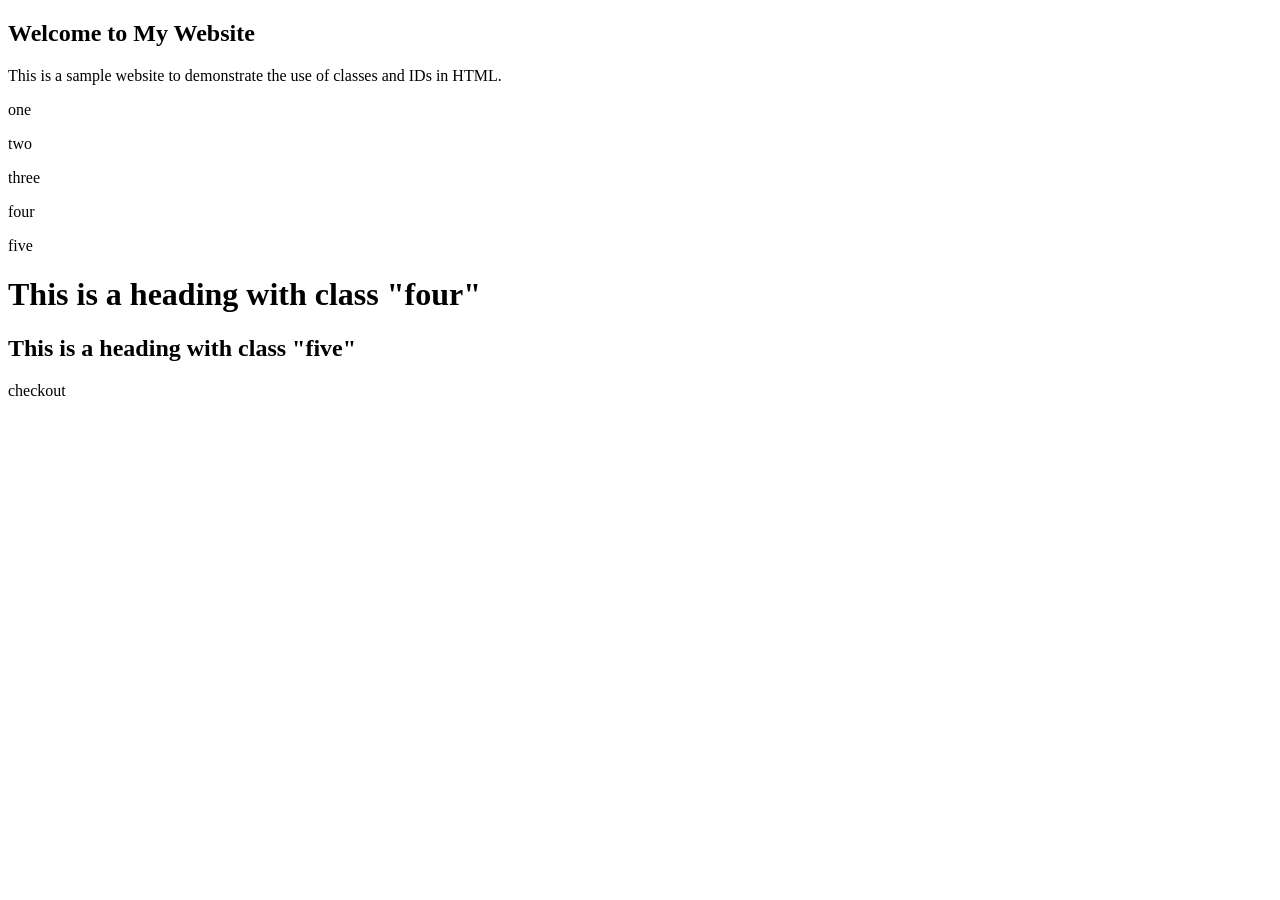
<file: benny/index.html>
<!DOCTYPE html>
<html>
<head>
    <link rel="stylesheet" href="box.css">
</head>
<body>
<main> 

  <section class="content">
    <h1>Welcome to My Website</h1>

    <p>This is a sample website to demonstrate the use of classes and IDs in HTML.</p>


  </section>

<p class="highlight">one</p>
<p class="dan">two</p>
<p class="ben">three</p>
<p class="four">four</p>
<p class="five">five</p>

  <h1 `="four">This is a heading with class "four"</h1>

  <h2 class="four">This is a heading with class "five"</h2>

<div id= "checkout">checkout</div>

</main>







</body>
</html>
</file>
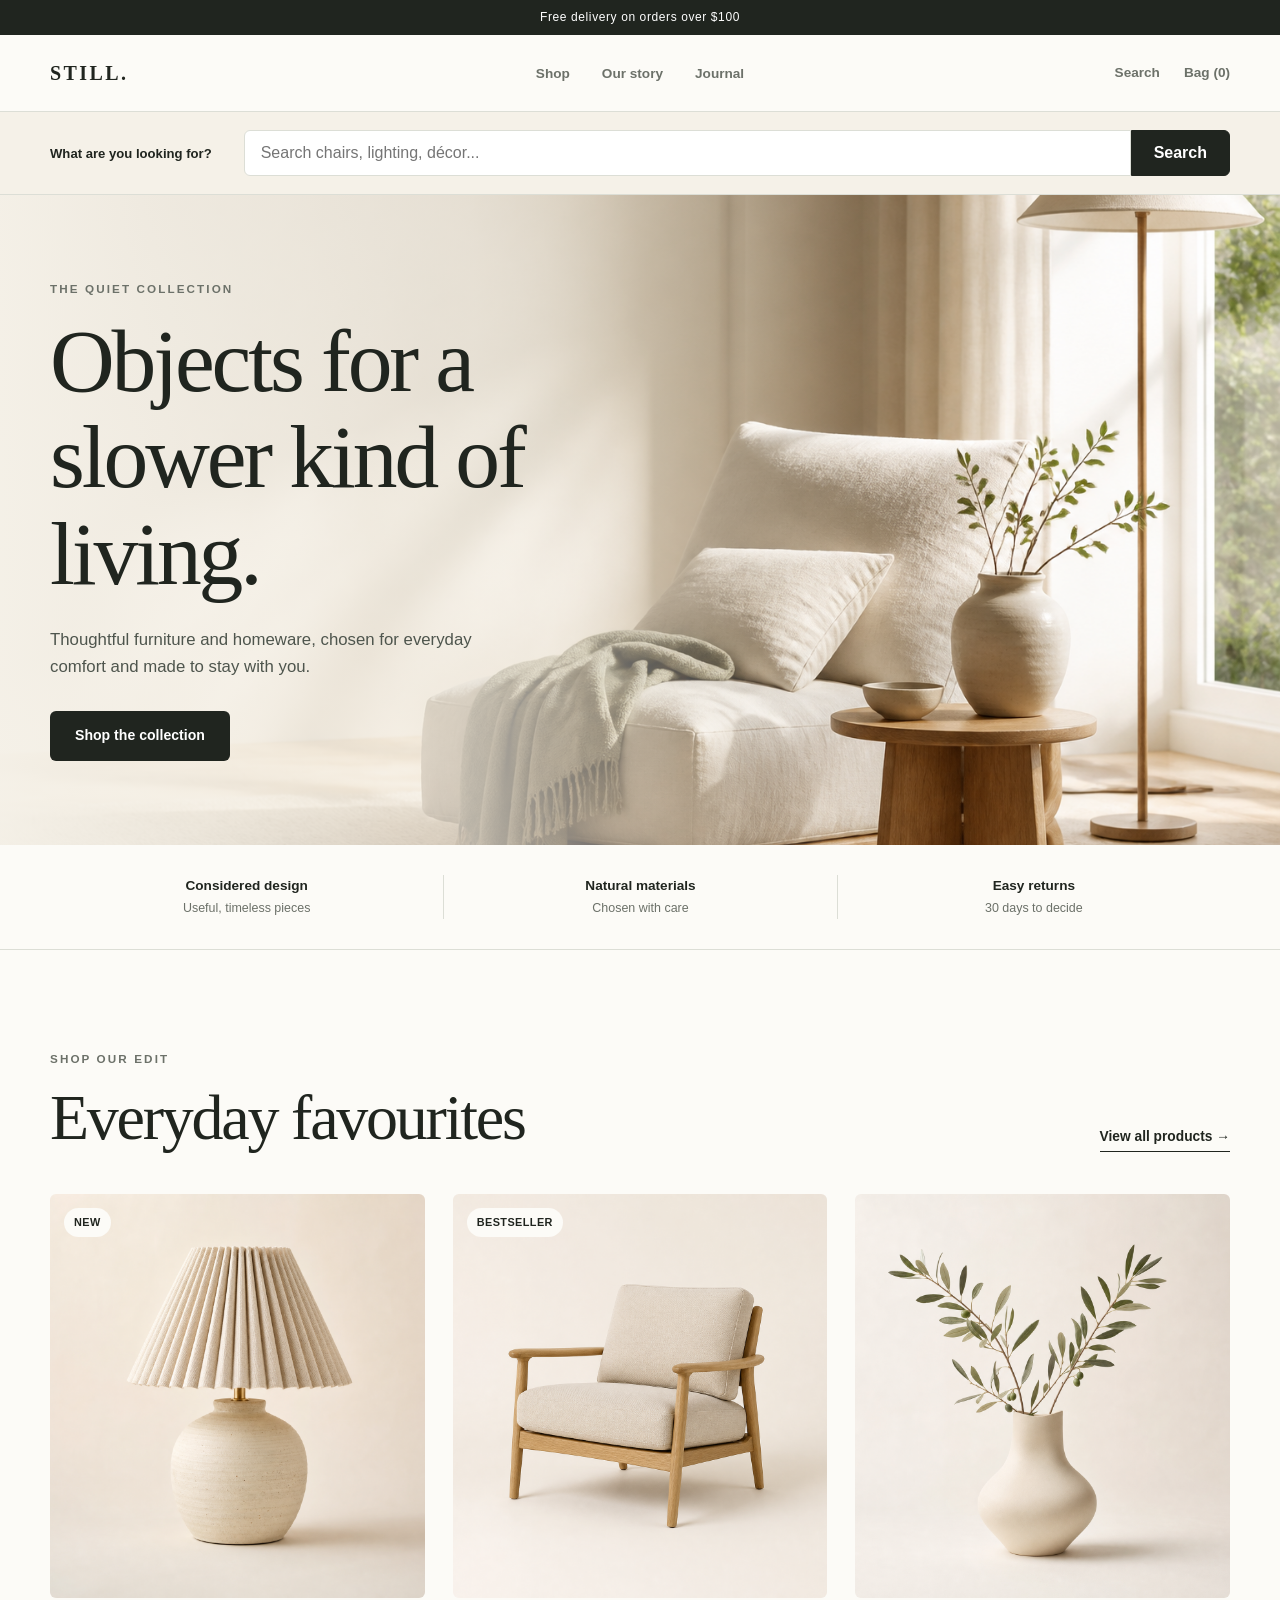
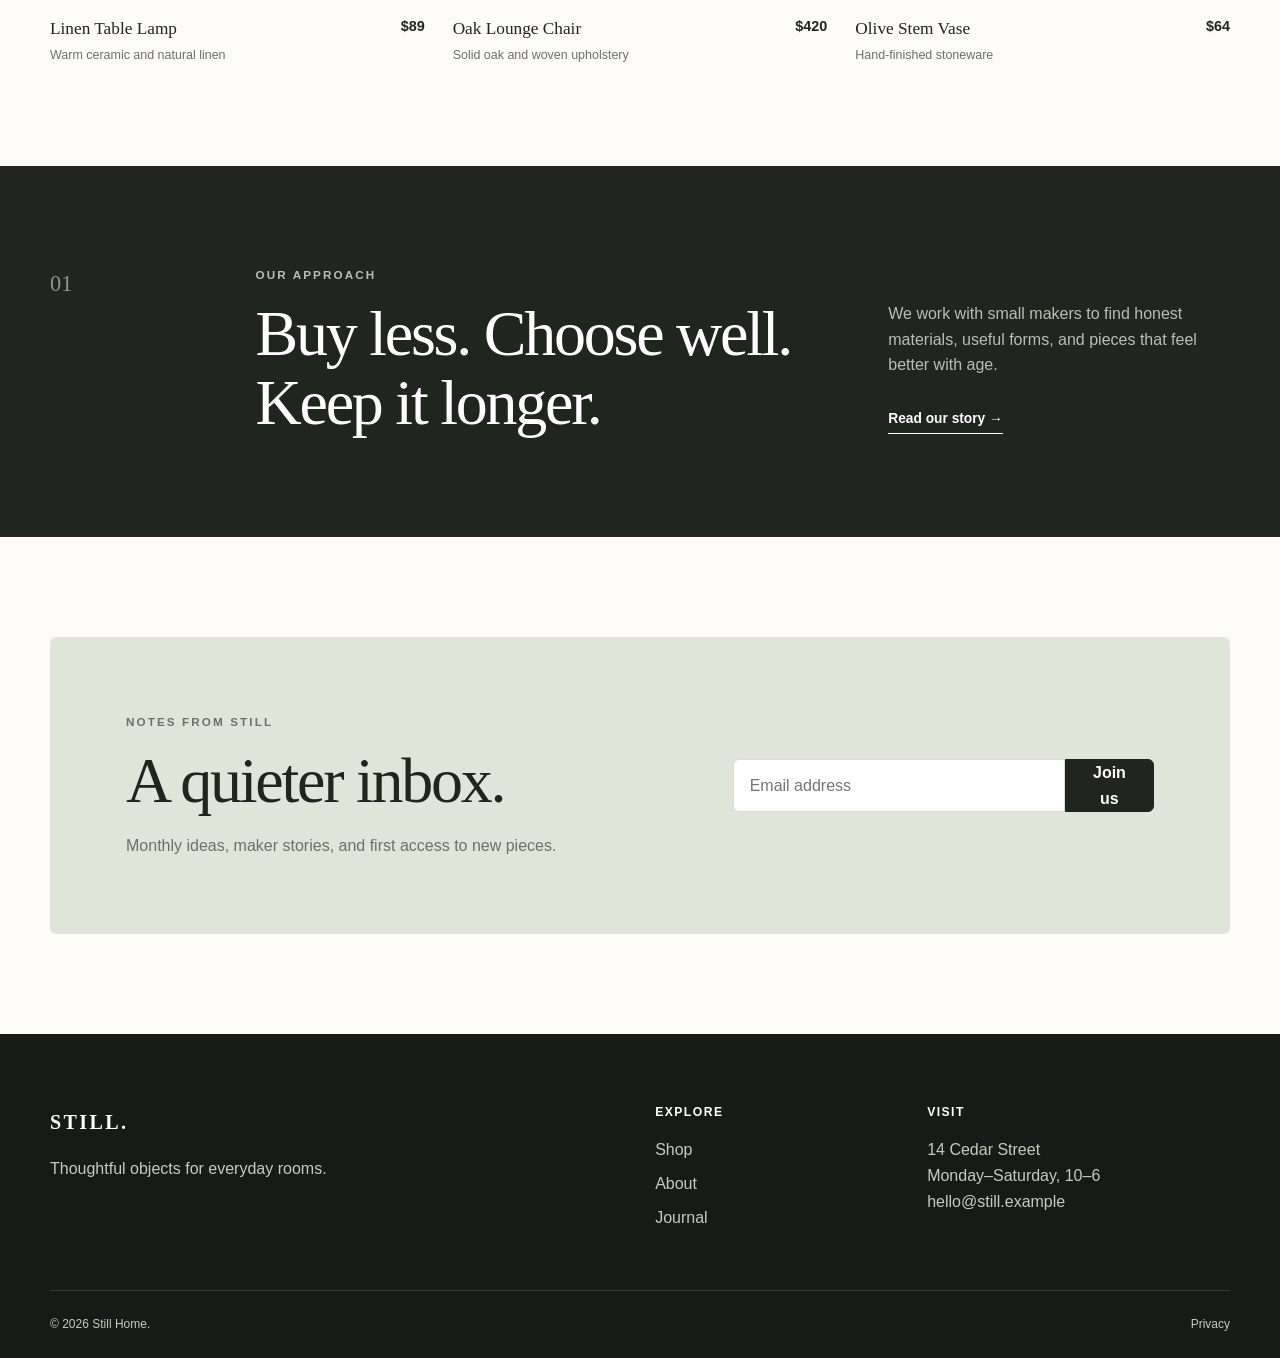
<file: minimal-shop/index.html>
<!DOCTYPE html>
<html lang="en">
<head>
  <meta charset="UTF-8">
  <meta name="viewport" content="width=device-width, initial-scale=1.0">
  <meta name="description" content="Still — thoughtfully designed objects for calm, comfortable homes.">
  <title>Still — Modern Homeware</title>
  <link rel="stylesheet" href="style.css">
</head>

<body>
  <!-- =====================================================
       ANNOUNCEMENT BAR
       A small promotional message placed before the main header.
       ===================================================== -->
  <aside class="announcement" aria-label="Store announcement">
    Free delivery on orders over $100
  </aside>

  <!-- =====================================================
       SITE HEADER AND NAVIGATION
       <header> introduces the page and <nav> identifies the
       primary navigation links for browsers and screen readers.
       ===================================================== -->
  <header class="site-header">
    <div class="container nav-row">
      <a class="logo" href="#" aria-label="Still home">STILL.</a>

      <nav class="main-nav" aria-label="Main navigation">
        <ul>
          <li><a href="#products">Shop</a></li>
          <li><a href="#story">Our story</a></li>
          <li><a href="#newsletter">Journal</a></li>
        </ul>
      </nav>

      <div class="nav-actions">
        <a href="#search" aria-label="Search products">Search</a>
        <a href="#cart" aria-label="Shopping bag with zero items">Bag (0)</a>
      </div>
    </div>
  </header>

  <main>
    <!-- ===================================================
         SEARCH SECTION
         A real <form> groups the label, input, and submit button.
         The label remains visible to make the field easy to use.
         =================================================== -->
    <section class="search-section" id="search" aria-labelledby="search-title">
      <div class="container search-wrap">
        <label id="search-title" for="product-search">What are you looking for?</label>
        <form class="search-form" action="#products" method="get">
          <input
            id="product-search"
            name="q"
            type="search"
            placeholder="Search chairs, lighting, décor..."
          >
          <button type="submit">Search</button>
        </form>
      </div>
    </section>

    <!-- ===================================================
         HERO SECTION
         The main page message uses one <h1>. The CTA is an anchor
         because it moves the visitor to another part of the page.
         =================================================== -->
    <section class="hero" aria-labelledby="hero-title">
      <img
        class="hero-image"
        src="images/hero-room.png"
        alt="A calm neutral living room with a lounge chair, lamp, and ceramic vase"
      >

      <div class="container hero-content">
        <p class="eyebrow">The quiet collection</p>
        <h1 id="hero-title">Objects for a slower kind of living.</h1>
        <p class="hero-copy">
          Thoughtful furniture and homeware, chosen for everyday comfort
          and made to stay with you.
        </p>
        <a class="button button-dark" href="#products">Shop the collection</a>
      </div>
    </section>

    <!-- ===================================================
         STORE BENEFITS
         An unordered list is semantic because these three benefits
         have equal importance and do not need a particular order.
         =================================================== -->
    <section class="benefits" aria-label="Why shop with Still">
      <div class="container">
        <ul>
          <li><strong>Considered design</strong><span>Useful, timeless pieces</span></li>
          <li><strong>Natural materials</strong><span>Chosen with care</span></li>
          <li><strong>Easy returns</strong><span>30 days to decide</span></li>
        </ul>
      </div>
    </section>

    <!-- ===================================================
         FEATURED PRODUCTS
         Each product is an <article> because it is a complete,
         reusable piece of content that could stand on its own.
         =================================================== -->
    <section class="products section-space" id="products" aria-labelledby="products-title">
      <div class="container">
        <div class="section-heading">
          <div>
            <p class="eyebrow">Shop our edit</p>
            <h2 id="products-title">Everyday favourites</h2>
          </div>
          <a class="text-link" href="#products">View all products <span aria-hidden="true">→</span></a>
        </div>

        <div class="product-grid">
          <article class="product-card">
            <a class="product-image" href="#cart" aria-label="View linen table lamp">
              <img src="images/linen-lamp.png" alt="Cream ceramic lamp with a pleated linen shade" loading="lazy">
              <span class="product-tag">New</span>
            </a>
            <div class="product-info">
              <div>
                <h3>Linen Table Lamp</h3>
                <p>Warm ceramic and natural linen</p>
              </div>
              <span class="price">$89</span>
            </div>
          </article>

          <article class="product-card">
            <a class="product-image" href="#cart" aria-label="View oak lounge chair">
              <img src="images/oak-chair.png" alt="Light oak lounge chair with oatmeal upholstery" loading="lazy">
              <span class="product-tag">Bestseller</span>
            </a>
            <div class="product-info">
              <div>
                <h3>Oak Lounge Chair</h3>
                <p>Solid oak and woven upholstery</p>
              </div>
              <span class="price">$420</span>
            </div>
          </article>

          <article class="product-card">
            <a class="product-image" href="#cart" aria-label="View olive stem vase">
              <img src="images/olive-vase.png" alt="Matte cream vase holding olive branches" loading="lazy">
            </a>
            <div class="product-info">
              <div>
                <h3>Olive Stem Vase</h3>
                <p>Hand-finished stoneware</p>
              </div>
              <span class="price">$64</span>
            </div>
          </article>
        </div>
      </div>
    </section>

    <!-- ===================================================
         BRAND STORY / SECONDARY CTA
         This section breaks up the product grid and gives the brand
         a short purpose statement with a second action for visitors.
         =================================================== -->
    <section class="story section-space" id="story" aria-labelledby="story-title">
      <div class="container story-grid">
        <p class="story-number" aria-hidden="true">01</p>
        <div>
          <p class="eyebrow">Our approach</p>
          <h2 id="story-title">Buy less. Choose well. Keep it longer.</h2>
        </div>
        <div class="story-copy">
          <p>
            We work with small makers to find honest materials, useful forms,
            and pieces that feel better with age.
          </p>
          <a class="text-link" href="#newsletter">Read our story <span aria-hidden="true">→</span></a>
        </div>
      </div>
    </section>

    <!-- ===================================================
         NEWSLETTER CTA
         A labeled email form gives the page a final conversion goal.
         In a real project, its action would point to a server endpoint.
         =================================================== -->
    <section class="newsletter section-space" id="newsletter" aria-labelledby="newsletter-title">
      <div class="container newsletter-card">
        <div>
          <p class="eyebrow">Notes from Still</p>
          <h2 id="newsletter-title">A quieter inbox.</h2>
          <p>Monthly ideas, maker stories, and first access to new pieces.</p>
        </div>

        <form class="newsletter-form" action="#" method="post">
          <label class="sr-only" for="email">Email address</label>
          <input id="email" name="email" type="email" placeholder="Email address" required>
          <button type="submit">Join us</button>
        </form>
      </div>
    </section>
  </main>

  <!-- =====================================================
       FOOTER
       The footer provides supporting navigation and copyright
       information. <address> is used for contact information.
       ===================================================== -->
  <footer class="site-footer" id="cart">
    <div class="container footer-grid">
      <div>
        <a class="logo footer-logo" href="#">STILL.</a>
        <p>Thoughtful objects for everyday rooms.</p>
      </div>

      <nav aria-label="Footer navigation">
        <h2>Explore</h2>
        <ul>
          <li><a href="#products">Shop</a></li>
          <li><a href="#story">About</a></li>
          <li><a href="#newsletter">Journal</a></li>
        </ul>
      </nav>

      <address>
        <h2>Visit</h2>
        <p>14 Cedar Street<br>Monday–Saturday, 10–6</p>
        <a href="mailto:hello@still.example">hello@still.example</a>
      </address>
    </div>

    <div class="container footer-bottom">
      <p>&copy; 2026 Still Home.</p>
      <a href="#">Privacy</a>
    </div>
  </footer>
</body>
</html>
</file>
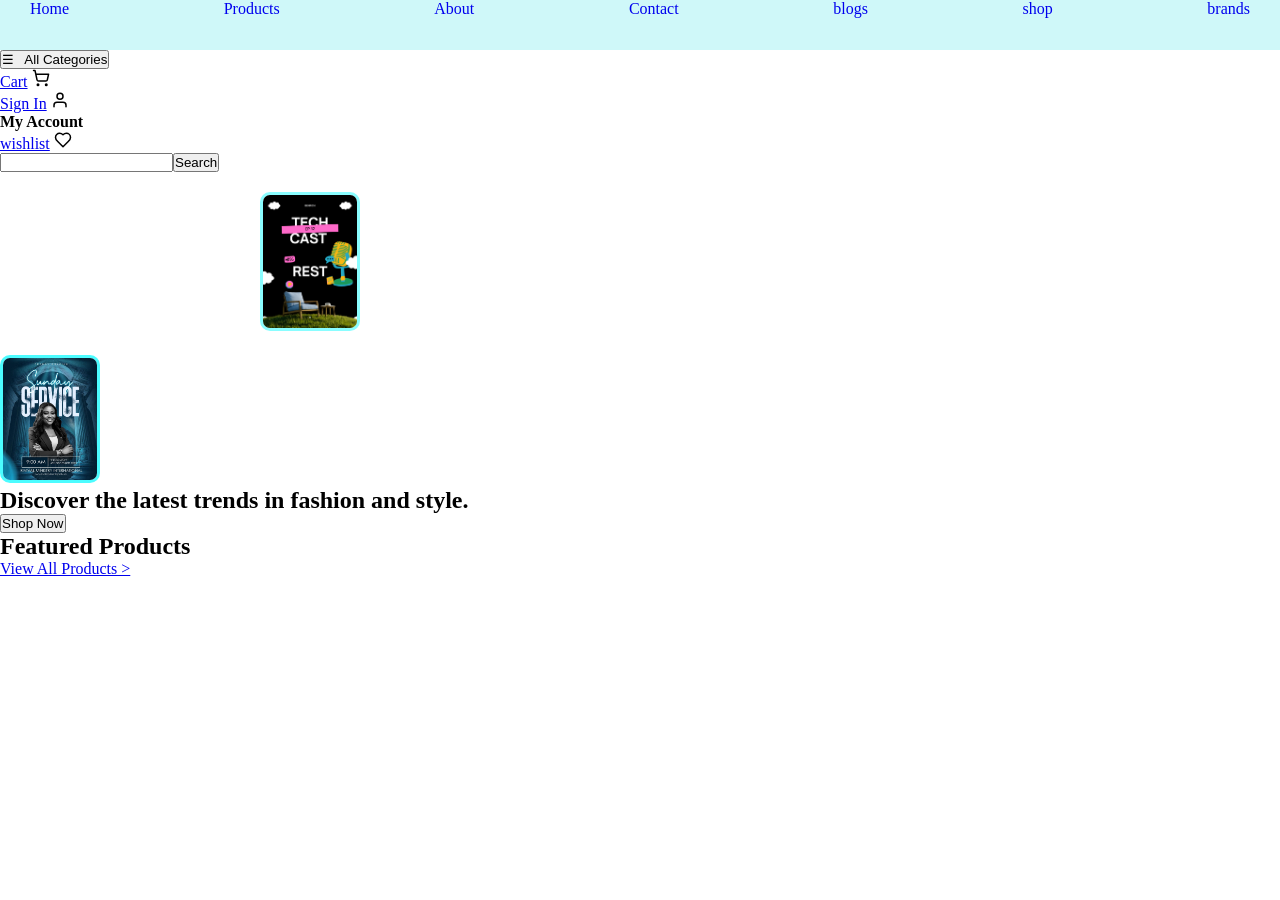
<file: benny/assing.html>
<!DOCTYPE html>
<html lang="en">
<head>
    <meta charset="UTF-8">
    <meta name="viewport" content="width=device-width, initial-scale=1.0">
    <title>Monvère</title>
    <link rel="stylesheet" href="style.css">
</head>
<body>



<!-- NAV -->
 <nav class="navbar" >
    

   

  


    <ul>
        <a href="#">Home</a>
        <a href="#">Products</a>
        <a href="#">About</a>
        <a href="#">Contact</a>
        <a href="#">blogs</a>
        <a href="#">shop</a>
        <a href="#">brands</a>
    </ul>

   
 </nav>


     <button>☰ &nbsp; All Categories</button><br>

  <div class="cart">
        <a href="#">Cart</a>
        <svg xmlns="http://w3.org" width="18" height="18" viewBox="0 0 24 24" fill="none" stroke="currentColor" stroke-width="2" stroke-linecap="round" stroke-linejoin="round">
  <circle cx="8" cy="21" r="1"></circle>
  <circle cx="19" cy="21" r="1"></circle>
  <path d="M2.05 2.05h2l2.66 12.42a2 2 0 0 0 2 1.58h9.78a2 2 0 0 0 1.95-1.57l1.65-7.43H5.12"></path>
</svg>

    </div>

    <div class="user">
        <a href="#">Sign In</a>
        
        <svg xmlns="http://w3.org" width="18" height="18" viewBox="0 0 24 24" fill="none" stroke="currentColor" stroke-width="2" stroke-linecap="round" stroke-linejoin="round">
  <path d="M20 21v-2a4 4 0 0 0-4-4H8a4 4 0 0 0-4 4v2"></path>
  <circle cx="12" cy="7" r="4"></circle>
</svg>
<h4>My Account</h4>

    </div>


     <div class="wishlist">
        <a href="#">wishlist</a>
        <svg xmlns="http://w3.org" width="18" height="18" viewBox="0 0 24 24" fill="none" stroke="currentColor" stroke-width="2" stroke-linecap="round" stroke-linejoin="round" class="heart-icon">
  <path d="M19 14c1.49-1.46 3-3.21 3-5.5A5.5 5.5 0 0 0 16.5 3c-1.76 0-3 .5-4.5 2-1.5-1.5-2.74-2-4.5-2A5.5 5.5 0 0 0 2 8.5c0 2.3 1.5 4.05 3 5.5l7 7Z"></path>
</svg>

    </div>

 <div class="search bar">
        <input type="text"><button>Search</button>

    </div>

<div class="container">
    <div class="header">
        <img src="hero.png" style= "width: 100px;  border-radius: 10px; border: 3px solid rgba(0, 251, 255, 0.459); ">
        

    </div>
</div>
 <!-- HERO -->
  <section >
<div class="Hero">
    <img src="hero2.jpg" style="width: 100px;  border-radius: 10px; border: 3px solid rgba(0, 251, 255, 0.701); " alt="style">
    <div id="hero-text">
        <h1>Discover the latest trends in fashion and style.</h1>
        <button>Shop Now</button>
    </div>


</div>
</section>

<!-- ARTICLE -->
 <div class="article">
    <h2>Featured Products</h2>
    <a href="#">View All Products ></a>
 </div>

 
   
    
  </div>
</div>













</body>
</html>
</file>
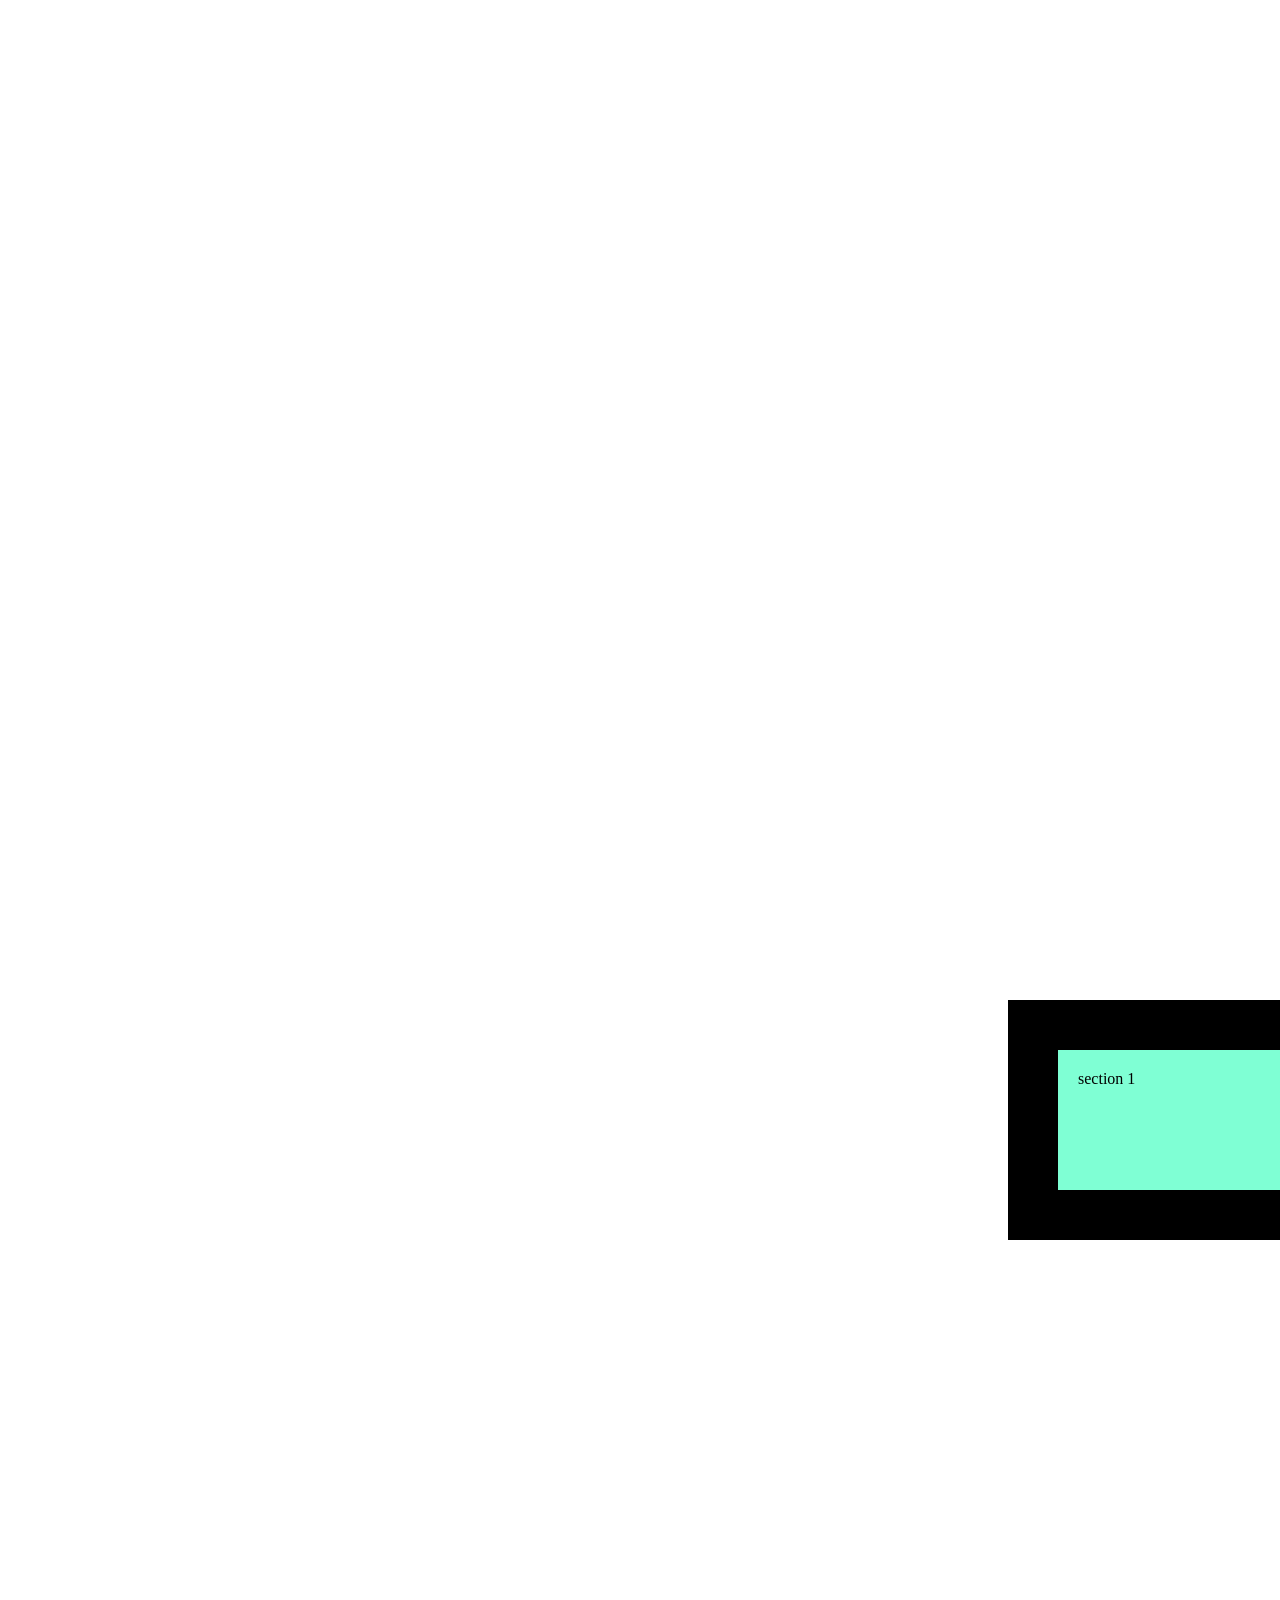
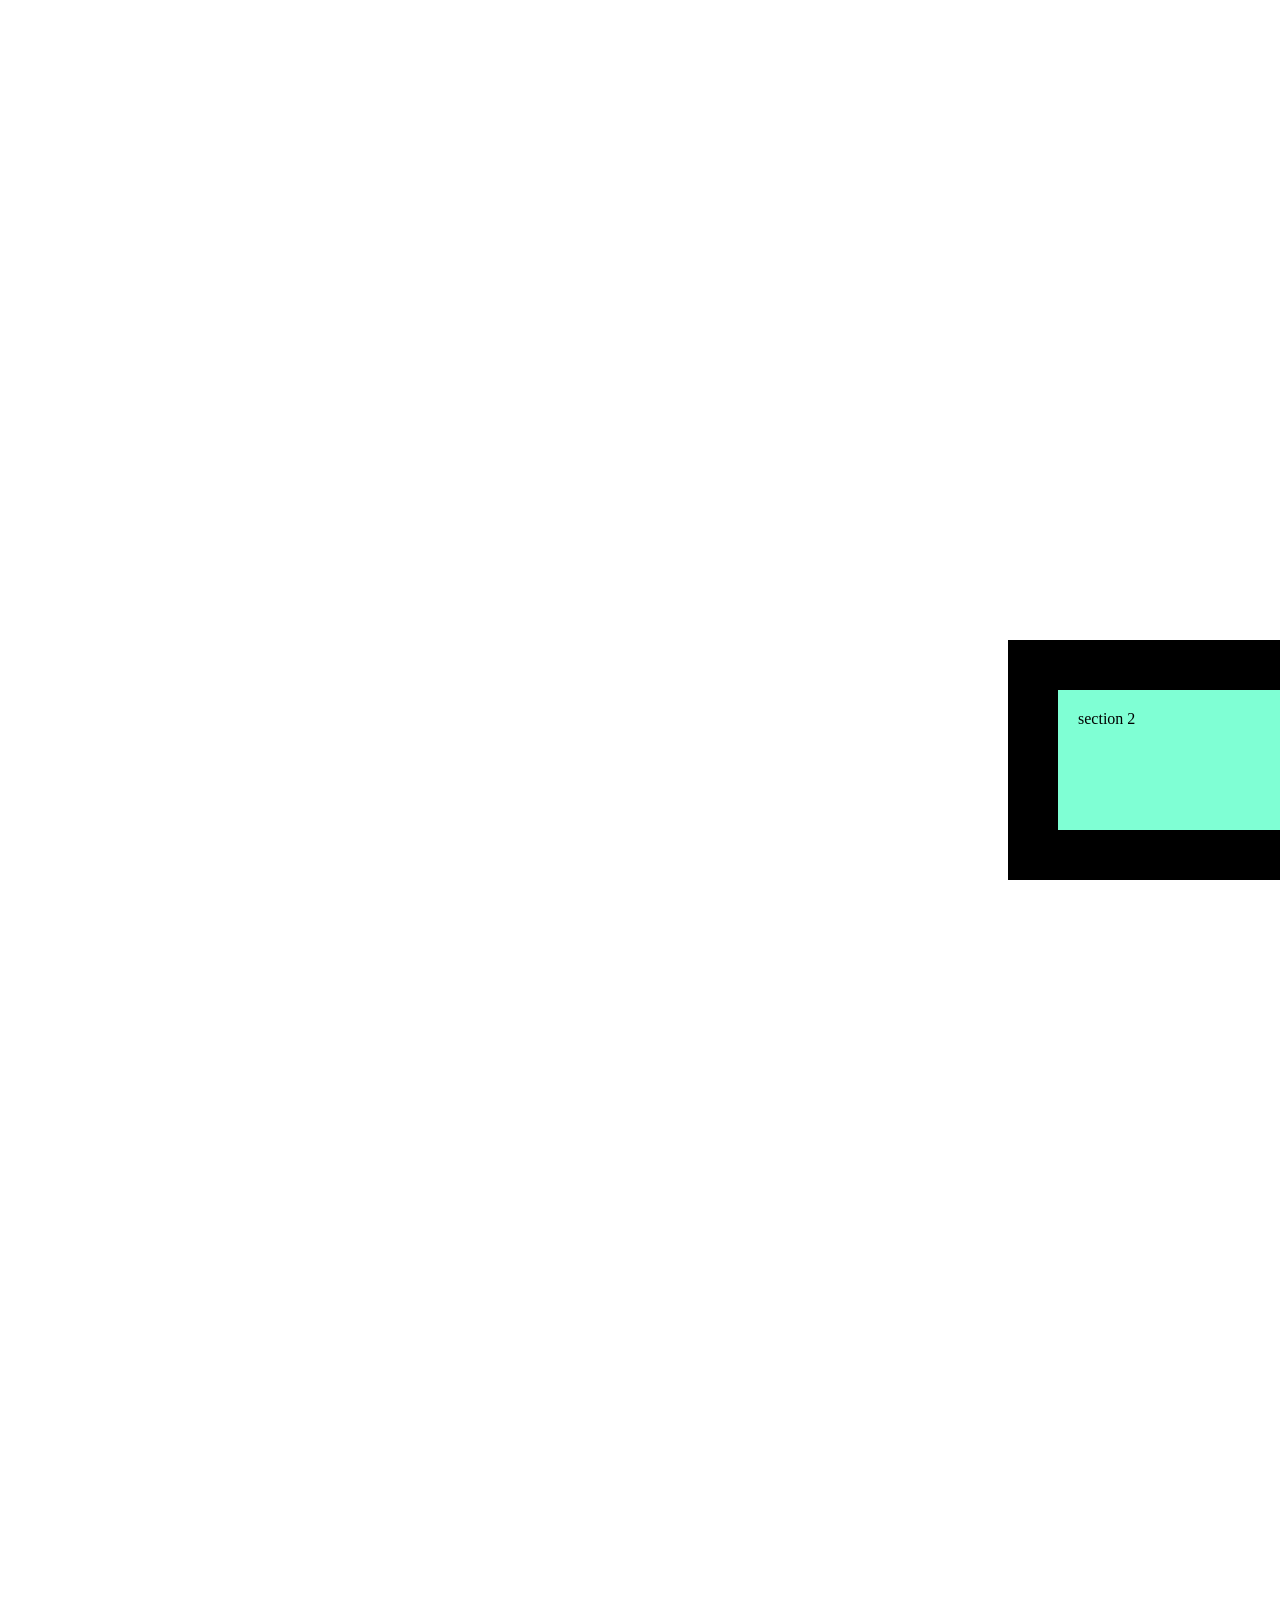
<file: benny/benchops.html>
<!doctype html>
<html lang="en">
  <head>
    <meta charset="UTF-8" />
    <meta name="viewport" content="width=device-width, initial-scale=1.0" />
    <link rel="stylesheet" href="box.css">

    <title>Document</title>
  </head>
  <body>
    <section class="box">section 1</section>

    <section class="box">section 2</section>
  </body>
</html>
</file>
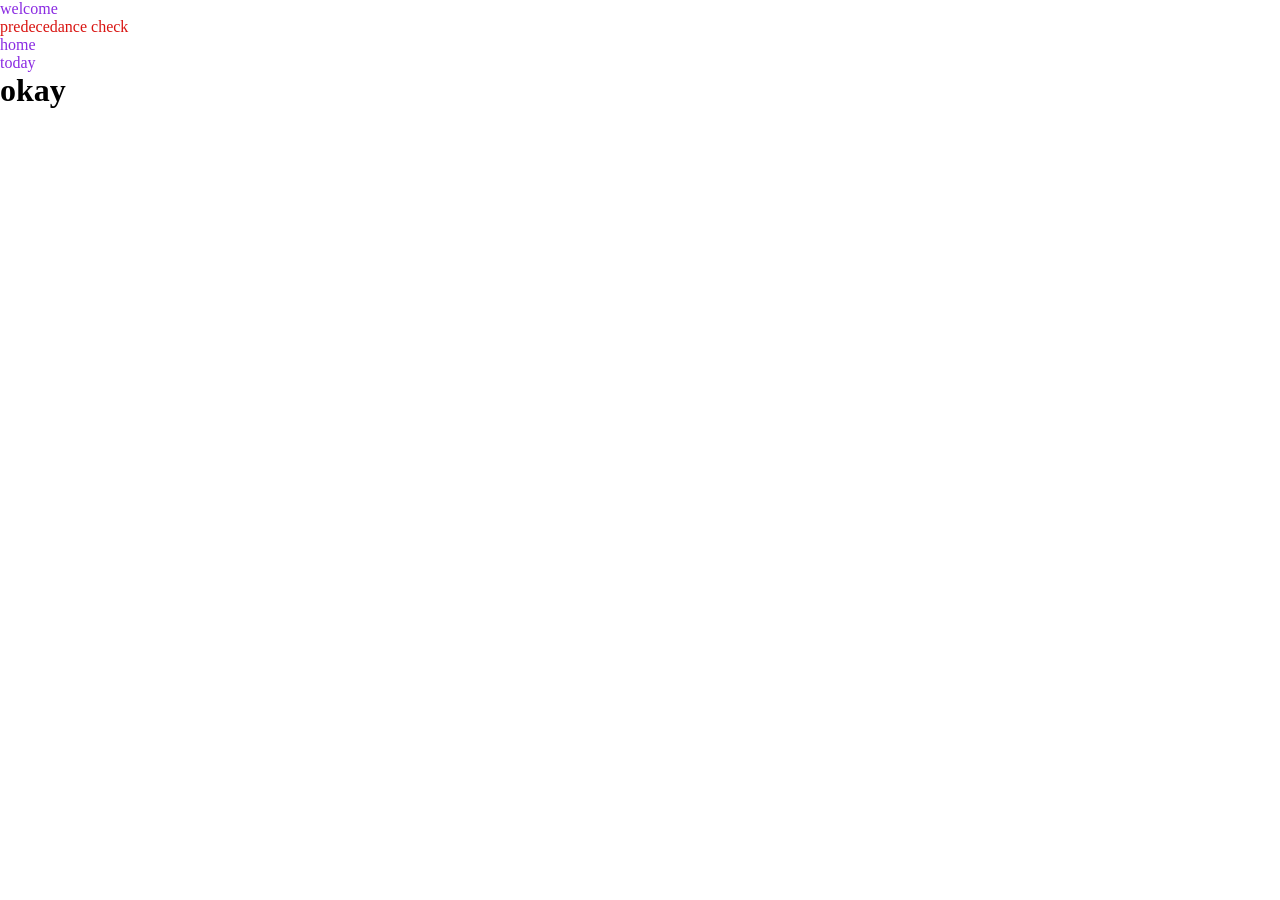
<file: benny/box.html>
<!DOCTYPE html>
<html lang="en">
<head>
   <link rel="stylesheet" href="style.css">
  <meta charset="UTF-8">
  <meta name="viewport" content="width=device-width, initial-scale=1.0">
<style>
p{
color: blueviolet !important;

}

</style>

  <title>ben</title>
</head>
<body>
  <p >welcome</p>
<p style="color:rgb(217, 21, 18) !important">predecedance check</p>
<p>home</p>
<p>today</p>

<h1></h1>
<h1></h1>
<h1></h1>
<h1></h1>
<h1></h1>
<h1></h1>
<h1></h1>
<h1></h1>
<h1></h1>
<h1></h1>
<h1></h1>
<h1></h1>
<h1></h1>
<h1></h1>
<h1></h1>
<h1></h1>
<h1></h1>
<h1></h1>
<h1></h1>
<h1></h1>
<h1></h1>
<h1></h1>
<h1></h1>
<h1></h1>
<h1></h1>
<h1></h1>
<h1></h1>
<h1></h1>
<h1></h1>
<h1></h1>
<h1></h1>
<h1></h1>
<h1></h1>
<h1></h1>
<h1></h1>
<h1></h1>
<h1></h1>
<h1></h1>
<h1></h1>
<h1></h1>
<h1></h1>
<h1></h1>
<h1></h1>
<h1></h1>
<h1></h1>
<h1></h1>
<h1></h1>
<h1></h1>
<h1></h1>
<h1></h1>
<h1></h1>
<h1></h1>
<h1></h1>
<h1></h1>
<h1></h1>
<h1></h1>
<h1></h1>
<h1></h1>
<h1></h1>
<h1></h1>
<h1></h1>
<h1></h1>
<h1></h1>
<h1></h1>
<h1></h1>
<h1></h1>
<h1></h1>
<h1></h1>
<h1></h1>
<h1></h1>
<h1></h1>
<h1></h1>
<h1></h1>
<h1></h1>
<h1></h1>
<h1></h1>
<h1></h1>
<h1></h1>
<h1></h1>
<h1></h1>
<h1></h1>
<h1></h1>
<h1></h1>
<h1></h1>
<h1></h1>
<h1></h1>
<h1></h1>
<h1></h1>
<h1></h1>
<h1></h1>
<h1></h1>
<h1></h1>
<h1></h1>
<h1></h1>
<h1></h1>
<h1></h1>
<h1></h1>
<h1></h1>
<h1></h1>
<h1></h1>
  <h1>okay</h1>



</body>
</html>
</file>
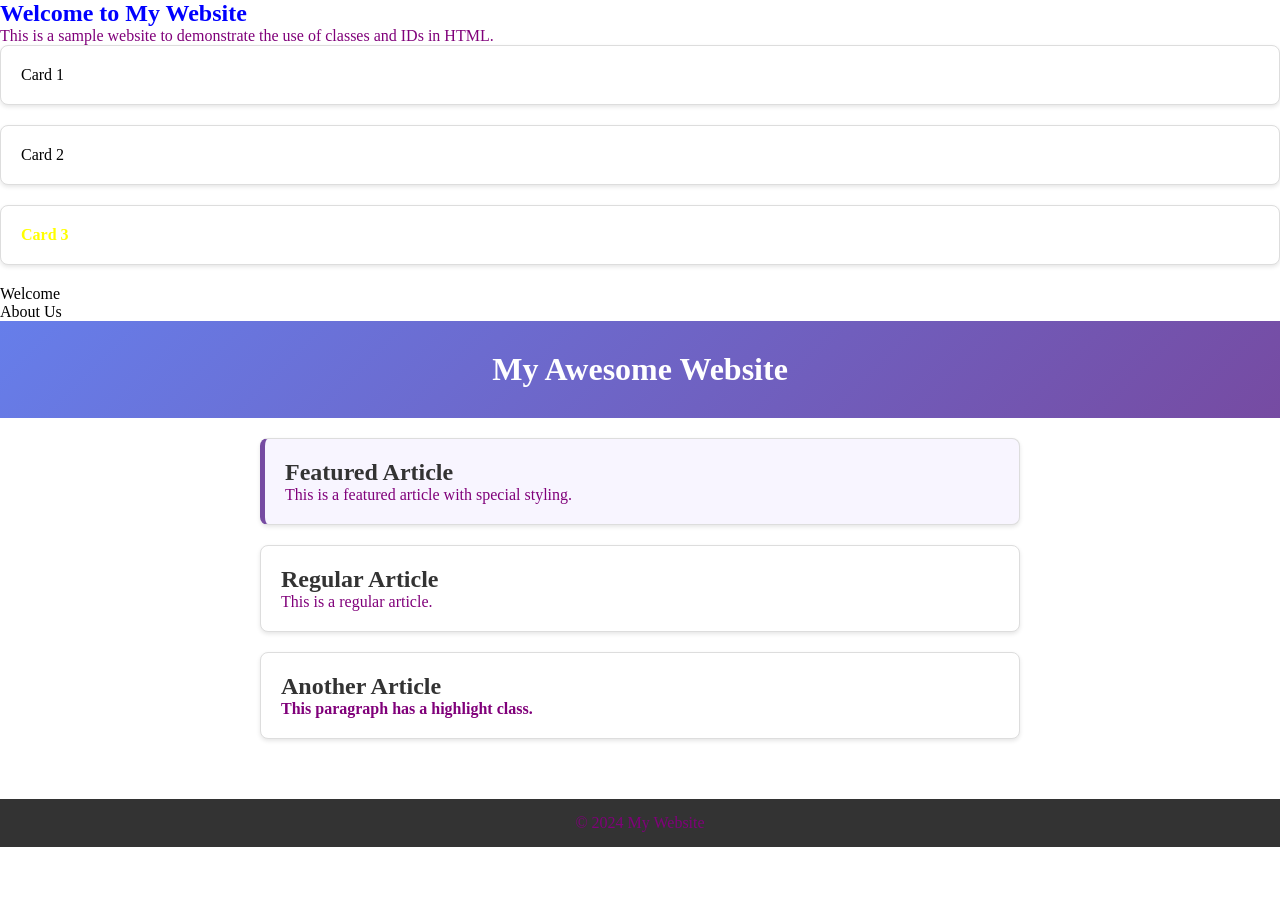
<file: benny/dan.html>
<!DOCTYPE html>
<html>
<head>
    <link rel="stylesheet" href="style.css">
</head>
<body>
<main> 

  <section class="content">
    <h1>Welcome to My Website</h1>
    
    <p>This is a sample website to demonstrate the use of classes and IDs in HTML.</p>


  </section>



</main>










<div class="card">Card 1</div>
<div class="card">Card 2</div>
<div class="card highlight">Card 3</div> 










<!-- ID - Must be unique -->
<div id="main-header">Welcome</div>
<div id="unique-section">About Us</div>

  



    <!-- Using ID -->
    <header id="page-header">
        <h1>My Awesome Website</h1>
    </header>

    <!-- Using Classes -->
    <div class="container">
        <div class="card featured">
            <h2>Featured Article</h2>
            <p>This is a featured article with special styling.</p>
        </div>
        
        <div class="card">
            <h2>Regular Article</h2>
            <p>This is a regular article.</p>
        </div>
        
        <div class="card">
            <h2>Another Article</h2>
            <p class="highlight">This paragraph has a highlight class.</p>
        </div>
    </div>

    <!-- Using IDs for unique elements -->
    <footer id="page-footer">
        <p>&copy; 2024 My Website</p>
    </footer>
</body>
</html>
</file>
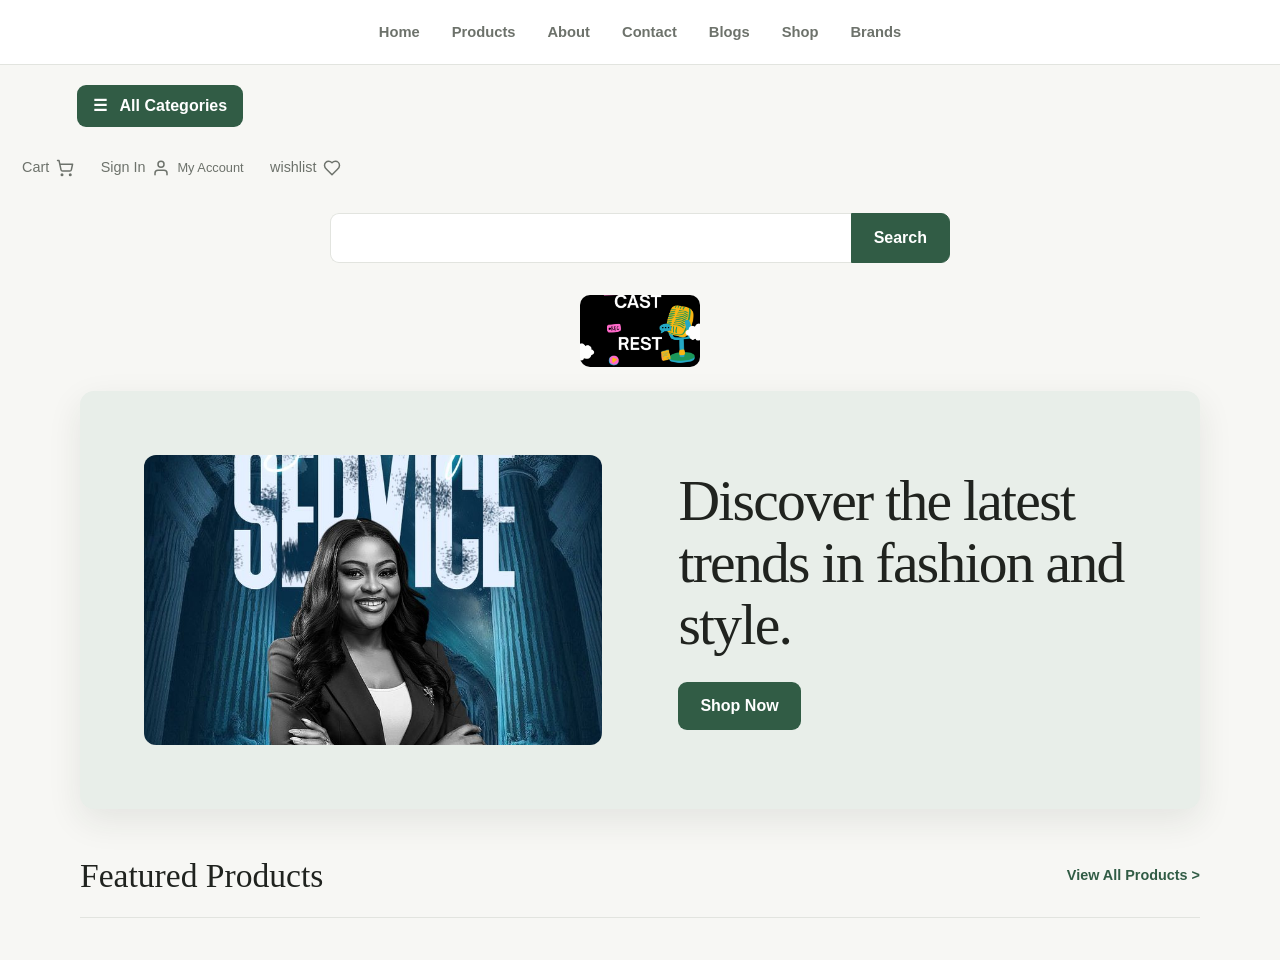
<file: benny/edit.html>
<!DOCTYPE html>
<html lang="en">
<head>
    <meta charset="UTF-8">
    <meta name="viewport" content="width=device-width, initial-scale=1.0">
    <title>Monvère</title>
    <link rel="stylesheet" href="edit.css">
</head>
<body>



<!-- NAV -->
 <nav class="navbar" >
    

   

  


    <ul>
        <a href="#">Home</a>
        <a href="#">Products</a>
        <a href="#">About</a>
        <a href="#">Contact</a>
        <a href="#">blogs</a>
        <a href="#">shop</a>
        <a href="#">brands</a>
    </ul>

   
 </nav>


     <button>☰ &nbsp; All Categories</button><br>

  <div class="cart">
        <a href="#">Cart</a>
        <svg xmlns="http://w3.org" width="18" height="18" viewBox="0 0 24 24" fill="none" stroke="currentColor" stroke-width="2" stroke-linecap="round" stroke-linejoin="round">
  <circle cx="8" cy="21" r="1"></circle>
  <circle cx="19" cy="21" r="1"></circle>
  <path d="M2.05 2.05h2l2.66 12.42a2 2 0 0 0 2 1.58h9.78a2 2 0 0 0 1.95-1.57l1.65-7.43H5.12"></path>
</svg>

    </div>

    <div class="user">
        <a href="#">Sign In</a>
        
        <svg xmlns="http://w3.org" width="18" height="18" viewBox="0 0 24 24" fill="none" stroke="currentColor" stroke-width="2" stroke-linecap="round" stroke-linejoin="round">
  <path d="M20 21v-2a4 4 0 0 0-4-4H8a4 4 0 0 0-4 4v2"></path>
  <circle cx="12" cy="7" r="4"></circle>
</svg>
<h4>My Account</h4>

    </div>


     <div class="wishlist">
        <a href="#">wishlist</a>
        <svg xmlns="http://w3.org" width="18" height="18" viewBox="0 0 24 24" fill="none" stroke="currentColor" stroke-width="2" stroke-linecap="round" stroke-linejoin="round" class="heart-icon">
  <path d="M19 14c1.49-1.46 3-3.21 3-5.5A5.5 5.5 0 0 0 16.5 3c-1.76 0-3 .5-4.5 2-1.5-1.5-2.74-2-4.5-2A5.5 5.5 0 0 0 2 8.5c0 2.3 1.5 4.05 3 5.5l7 7Z"></path>
</svg>

    </div>

 <div class="search bar">
        <input type="text"><button>Search</button>

    </div>

<div class="container">
    <div class="header">
        <img src="hero.png" style= "width: 100px;  border-radius: 10px; border: 3px solid rgba(0, 251, 255, 0.459); ">
        

    </div>
</div>
 <!-- HERO -->
  <section >
<div class="Hero">
    <img src="hero2.jpg" style="width: 100px;  border-radius: 10px; border: 3px solid rgba(0, 251, 255, 0.701); " alt="style">
    <div id="hero-text">
        <h1>Discover the latest trends in fashion and style.</h1>
        <button>Shop Now</button>
    </div>


</div>
</section>

<!-- ARTICLE -->
 <div class="article">
    <h2>Featured Products</h2>
    <a href="#">View All Products ></a>
 </div>

 
   
    
  </div>
</div>













</body>
</html>
</file>
<file: benny/box.css>
.box
{

width: 200px;
height: 100px;
background-color: aquamarine;

padding: 20px;



border: 50px solid black;

margin: 1000px

}
</file>
<file: minimal-shop/style.css>
/* =========================================================
   1. DESIGN TOKENS
   CSS custom properties keep repeated colors, sizes, and widths
   in one place. Change these values to quickly restyle the site.
   ========================================================= */
:root {
  --ink: #20251f;
  --muted: #6c7169;
  --cream: #f5f1e8;
  --paper: #fcfbf7;
  --sage: #dfe5d8;
  --line: #dcded6;
  --white: #ffffff;
  --radius: 6px;
  --page-width: 1180px;
  --shadow: 0 18px 45px rgba(32, 37, 31, 0.08);
}

/* =========================================================
   2. RESET AND GLOBAL STYLES
   The reset removes inconsistent browser spacing. Global rules
   establish readable defaults shared by the entire page.
   ========================================================= */
*,
*::before,
*::after {
  box-sizing: border-box;
}

html {
  scroll-behavior: smooth;
}

body {
  margin: 0;
  color: var(--ink);
  background: var(--paper);
  font-family: Arial, Helvetica, sans-serif;
  font-size: 16px;
  line-height: 1.6;
}

img {
  display: block;
  max-width: 100%;
}

a {
  color: inherit;
  text-decoration: none;
}

button,
input {
  font: inherit;
}

button {
  cursor: pointer;
}

h1,
h2,
h3,
p {
  margin-top: 0;
}

h1,
h2 {
  margin-bottom: 0;
  font-family: Georgia, "Times New Roman", serif;
  font-weight: 400;
  line-height: 1.08;
  letter-spacing: -0.035em;
}

.container {
  width: min(100% - 40px, var(--page-width));
  margin-inline: auto;
}

.section-space {
  padding-block: 100px;
}

/* Hides content visually while keeping it available to screen readers. */
.sr-only {
  position: absolute;
  width: 1px;
  height: 1px;
  padding: 0;
  margin: -1px;
  overflow: hidden;
  clip: rect(0, 0, 0, 0);
  white-space: nowrap;
  border: 0;
}

/* Keyboard users get a clear indicator of the currently focused control. */
a:focus-visible,
button:focus-visible,
input:focus-visible {
  outline: 3px solid #8a977e;
  outline-offset: 3px;
}

/* =========================================================
   3. REUSABLE COMPONENTS
   These small classes can be used in several sections, reducing
   repeated CSS and keeping buttons and labels consistent.
   ========================================================= */
.eyebrow {
  margin-bottom: 14px;
  color: var(--muted);
  font-size: 0.73rem;
  font-weight: 700;
  letter-spacing: 0.18em;
  text-transform: uppercase;
}

.button {
  display: inline-flex;
  align-items: center;
  justify-content: center;
  min-height: 50px;
  padding: 0 24px;
  border: 1px solid transparent;
  border-radius: var(--radius);
  font-size: 0.88rem;
  font-weight: 700;
  transition: transform 180ms ease, background-color 180ms ease;
}

.button:hover {
  transform: translateY(-2px);
}

.button-dark {
  color: var(--white);
  background: var(--ink);
}

.button-dark:hover {
  background: #353c33;
}

.text-link {
  display: inline-block;
  padding-bottom: 3px;
  border-bottom: 1px solid currentColor;
  font-size: 0.86rem;
  font-weight: 700;
}

.text-link span {
  display: inline-block;
  transition: transform 180ms ease;
}

.text-link:hover span {
  transform: translateX(4px);
}

/* =========================================================
   4. ANNOUNCEMENT AND NAVIGATION
   Flexbox aligns the logo, navigation, and store actions on one
   row while the list removes default bullets semantically.
   ========================================================= */
.announcement {
  padding: 8px 20px;
  color: var(--white);
  background: var(--ink);
  text-align: center;
  font-size: 0.75rem;
  letter-spacing: 0.05em;
}

.site-header {
  position: relative;
  z-index: 10;
  background: rgba(252, 251, 247, 0.95);
  border-bottom: 1px solid var(--line);
}

.nav-row {
  min-height: 76px;
  display: grid;
  grid-template-columns: 1fr auto 1fr;
  align-items: center;
  gap: 32px;
}

.logo {
  width: max-content;
  font-family: Georgia, "Times New Roman", serif;
  font-size: 1.25rem;
  font-weight: 700;
  letter-spacing: 0.12em;
}

.main-nav ul,
.site-footer ul {
  display: flex;
  gap: 32px;
  padding: 0;
  margin: 0;
  list-style: none;
}

.main-nav a,
.nav-actions a {
  color: var(--muted);
  font-size: 0.85rem;
  font-weight: 600;
}

.main-nav a:hover,
.nav-actions a:hover {
  color: var(--ink);
}

.nav-actions {
  display: flex;
  justify-content: flex-end;
  gap: 24px;
}

/* =========================================================
   5. SEARCH BAR
   A subtle background separates this utility from the header.
   Flexbox lets the input grow while the button stays compact.
   ========================================================= */
.search-section {
  background: var(--cream);
  border-bottom: 1px solid var(--line);
}

.search-wrap {
  display: flex;
  align-items: center;
  gap: 32px;
  padding-block: 18px;
}

.search-wrap > label {
  flex: 0 0 auto;
  font-size: 0.82rem;
  font-weight: 700;
}

.search-form {
  width: 100%;
  display: flex;
}

.search-form input,
.newsletter-form input {
  width: 100%;
  min-width: 0;
  min-height: 46px;
  padding: 0 16px;
  color: var(--ink);
  background: var(--white);
  border: 1px solid var(--line);
  border-radius: var(--radius) 0 0 var(--radius);
}

.search-form button,
.newsletter-form button {
  min-height: 46px;
  padding: 0 22px;
  color: var(--white);
  background: var(--ink);
  border: 1px solid var(--ink);
  border-radius: 0 var(--radius) var(--radius) 0;
  font-weight: 700;
}

.search-form button:hover,
.newsletter-form button:hover {
  background: #353c33;
}

/* =========================================================
   6. HERO
   The image fills the section. A soft gradient is added with a
   pseudo-element so the text remains readable on top of the photo.
   ========================================================= */
.hero {
  position: relative;
  min-height: 650px;
  display: grid;
  align-items: center;
  overflow: hidden;
  background: var(--cream);
}

.hero::after {
  content: "";
  position: absolute;
  inset: 0;
  background: linear-gradient(90deg, rgba(245, 241, 232, 0.98) 0%, rgba(245, 241, 232, 0.7) 37%, transparent 68%);
}

.hero-image {
  position: absolute;
  inset: 0;
  width: 100%;
  height: 100%;
  object-fit: cover;
}

.hero-content {
  position: relative;
  z-index: 1;
}

.hero-content h1 {
  max-width: 630px;
  font-size: clamp(3.2rem, 7vw, 6.5rem);
}

.hero-copy {
  max-width: 480px;
  margin: 24px 0 30px;
  color: #4e554d;
  font-size: 1.05rem;
}

/* =========================================================
   7. BENEFITS
   A three-column list communicates store value at a glance.
   Dividers are added between items without adding extra HTML.
   ========================================================= */
.benefits {
  border-bottom: 1px solid var(--line);
}

.benefits ul {
  display: grid;
  grid-template-columns: repeat(3, 1fr);
  padding: 30px 0;
  margin: 0;
  list-style: none;
}

.benefits li {
  display: grid;
  gap: 2px;
  padding: 0 36px;
  text-align: center;
}

.benefits li + li {
  border-left: 1px solid var(--line);
}

.benefits strong {
  font-size: 0.85rem;
}

.benefits span {
  color: var(--muted);
  font-size: 0.78rem;
}

/* =========================================================
   8. PRODUCT SECTION AND CARDS
   CSS Grid creates equal product columns. Each image uses the same
   aspect ratio so different product photos align neatly.
   ========================================================= */
.section-heading {
  display: flex;
  align-items: flex-end;
  justify-content: space-between;
  gap: 30px;
  margin-bottom: 42px;
}

.section-heading h2 {
  font-size: clamp(2.3rem, 5vw, 4rem);
}

.product-grid {
  display: grid;
  grid-template-columns: repeat(3, 1fr);
  gap: 28px;
}

.product-image {
  position: relative;
  display: block;
  aspect-ratio: 1 / 1.08;
  overflow: hidden;
  background: var(--cream);
  border-radius: var(--radius);
}

.product-image img {
  width: 100%;
  height: 100%;
  object-fit: cover;
  transition: transform 350ms ease;
}

.product-image:hover img {
  transform: scale(1.025);
}

.product-tag {
  position: absolute;
  top: 14px;
  left: 14px;
  padding: 6px 10px;
  background: var(--paper);
  border-radius: 999px;
  font-size: 0.68rem;
  font-weight: 700;
  letter-spacing: 0.04em;
  text-transform: uppercase;
}

.product-info {
  display: flex;
  justify-content: space-between;
  gap: 20px;
  padding-top: 17px;
}

.product-info h3 {
  margin-bottom: 3px;
  font-family: Georgia, "Times New Roman", serif;
  font-size: 1.08rem;
  font-weight: 400;
}

.product-info p {
  margin-bottom: 0;
  color: var(--muted);
  font-size: 0.78rem;
}

.price {
  font-size: 0.9rem;
  font-weight: 700;
}

/* =========================================================
   9. BRAND STORY
   A contrasting background and three-column grid create a visual
   pause between the shopping and newsletter sections.
   ========================================================= */
.story {
  color: var(--white);
  background: var(--ink);
}

.story-grid {
  display: grid;
  grid-template-columns: 0.35fr 1.35fr 0.8fr;
  gap: 56px;
  align-items: start;
}

.story .eyebrow,
.story-copy p {
  color: #b8c0b5;
}

.story h2 {
  max-width: 670px;
  font-size: clamp(2.5rem, 5vw, 4.5rem);
}

.story-number {
  color: #8e978b;
  font-family: Georgia, "Times New Roman", serif;
  font-size: 1.4rem;
}

.story-copy {
  padding-top: 35px;
}

.story-copy .text-link {
  margin-top: 14px;
}

/* =========================================================
   10. NEWSLETTER CTA
   The card uses two columns on larger screens and becomes stacked
   on small screens. The form remains simple and accessible.
   ========================================================= */
.newsletter-card {
  display: grid;
  grid-template-columns: 1fr 0.8fr;
  align-items: center;
  gap: 80px;
  padding: clamp(36px, 6vw, 76px);
  background: var(--sage);
  border-radius: var(--radius);
}

.newsletter-card h2 {
  margin-bottom: 18px;
  font-size: clamp(2.5rem, 5vw, 4rem);
}

.newsletter-card p:not(.eyebrow) {
  max-width: 520px;
  margin-bottom: 0;
  color: var(--muted);
}

.newsletter-form {
  display: flex;
}

/* =========================================================
   11. FOOTER
   The main footer uses a flexible grid; its lower row separates
   legal information from the site's supporting links.
   ========================================================= */
.site-footer {
  padding: 72px 0 24px;
  color: #c5cbc2;
  background: #171b17;
}

.footer-grid {
  display: grid;
  grid-template-columns: 1.8fr 0.7fr 1fr;
  gap: 60px;
  padding-bottom: 60px;
}

.footer-logo {
  display: inline-block;
  margin-bottom: 18px;
  color: var(--white);
}

.footer-grid p {
  margin-bottom: 0;
}

.site-footer h2 {
  margin-bottom: 18px;
  color: var(--white);
  font-family: Arial, Helvetica, sans-serif;
  font-size: 0.76rem;
  font-weight: 700;
  letter-spacing: 0.12em;
  text-transform: uppercase;
}

.site-footer ul {
  flex-direction: column;
  gap: 8px;
}

.site-footer a:hover {
  color: var(--white);
}

.site-footer address {
  font-style: normal;
}

.footer-bottom {
  display: flex;
  justify-content: space-between;
  padding-top: 24px;
  border-top: 1px solid #333933;
  font-size: 0.75rem;
}

.footer-bottom p {
  margin-bottom: 0;
}

/* =========================================================
   12. RESPONSIVE STYLES
   Media queries adjust the layout for tablets and phones. The
   design remains readable without requiring JavaScript.
   ========================================================= */
@media (max-width: 820px) {
  .section-space {
    padding-block: 72px;
  }

  .nav-row {
    grid-template-columns: 1fr auto;
  }

  .main-nav {
    grid-column: 1 / -1;
    grid-row: 2;
    padding-bottom: 16px;
  }

  .nav-actions {
    grid-column: 2;
    grid-row: 1;
  }

  .search-wrap {
    align-items: stretch;
    flex-direction: column;
    gap: 10px;
  }

  .hero {
    min-height: 590px;
  }

  .hero::after {
    background: linear-gradient(90deg, rgba(245, 241, 232, 0.96), rgba(245, 241, 232, 0.35));
  }

  .product-grid {
    grid-template-columns: repeat(2, 1fr);
  }

  .product-card:last-child {
    grid-column: 1 / -1;
    width: calc(50% - 14px);
  }

  .story-grid,
  .newsletter-card,
  .footer-grid {
    grid-template-columns: 1fr;
  }

  .story-grid,
  .newsletter-card {
    gap: 32px;
  }

  .story-copy {
    max-width: 580px;
    padding-top: 0;
  }
}

@media (max-width: 560px) {
  .container {
    width: min(100% - 28px, var(--page-width));
  }

  .nav-row {
    gap: 16px;
  }

  .main-nav ul {
    justify-content: space-between;
    gap: 14px;
  }

  .nav-actions a:first-child {
    display: none;
  }

  .hero {
    min-height: 640px;
    align-items: end;
  }

  .hero::after {
    background: linear-gradient(0deg, rgba(245, 241, 232, 1) 0%, rgba(245, 241, 232, 0.76) 48%, transparent 85%);
  }

  .hero-image {
    object-position: 62% center;
  }

  .hero-content {
    padding-bottom: 54px;
  }

  .hero-content h1 {
    font-size: clamp(2.8rem, 15vw, 4rem);
  }

  .benefits ul,
  .product-grid {
    grid-template-columns: 1fr;
  }

  .benefits li {
    padding: 18px 0;
  }

  .benefits li + li {
    border-top: 1px solid var(--line);
    border-left: 0;
  }

  .section-heading {
    align-items: flex-start;
    flex-direction: column;
  }

  .product-card:last-child {
    grid-column: auto;
    width: 100%;
  }

  .newsletter-form {
    flex-direction: column;
    gap: 10px;
  }

  .newsletter-form input,
  .newsletter-form button {
    border-radius: var(--radius);
  }

  .footer-grid {
    gap: 38px;
  }
}

/* Respects visitors who prefer less animation on their device. */
@media (prefers-reduced-motion: reduce) {
  html {
    scroll-behavior: auto;
  }

  *,
  *::before,
  *::after {
    transition-duration: 0.01ms !important;
  }
}
</file>
<file: benny/style.css>
/* ID Selector - Unique element */
#page-header {
    background: linear-gradient(135deg, #667eea 0%, #764ba2 100%);
    color: white;
    padding: 30px;
    text-align: center;
}

#page-footer {
    background-color: #333;
    color: white;
    padding: 15px;
    text-align: center;
    margin-top: 20px;
}

/* Class Selector - Reusable */
.card {
    background-color: white;
    border: 1px solid #ddd;
    border-radius: 8px;
    padding: 20px;
    margin-bottom: 20px;
    box-shadow: 0 2px 4px rgba(0,0,0,0.1);
    transition: transform 0.3s;
}

/* Hover effect on cards */
.card:hover {
    transform: translateY(-5px);
    box-shadow: 0 4px 8px rgba(0,0,0,0.2);
}

/* Specific class combination */
.card.featured {
    border-left: 5px solid #764ba2;
    background-color: #f8f5ff;
}

/* Element with class */
/* p.highlight {
    background-color: #fff3cd;
    padding: 10px;
    border-radius: 4px;
    border-left: 4px solid #ffc107;
} */

/* Descendant selector - targets only <h2> inside .card */
.card h2 {
    color: #333;
    margin-top: 0;
}

/* Container class */
.container {
    max-width: 800px;
    margin: 0 auto;
    padding: 20px;
}




.content {
     color: blue;
}



/* p {
  
    color: red;
} */

.highlight {
   color: yellow;
    font-weight: bold;
}

.dan {
    color: red;
}

p{
    color: rgb(128, 0, 122) !important;
}

.four {
    color: blue;
}

.five {
    color: purple;
}

.h1 {
    color: orange;
    font-size: 2em;
    text-align: center;
    margin-bottom: 20px;
}

#checkout{
color: rgb(79, 130, 149);

}
  
#spec{
color: red;

}

.navbar {
    background-color: rgba(101, 232, 234, 0.308);
    padding: 0 30px;
   

}

.navbar ul {
  display: flex; 
  justify-content: space-between;
  gap : 30px;
  height: 50px;
 
  margin: 0;
  
    
}

.navbar a {
    text-decoration: none;
}

*{
  margin: 0;
  padding: 0;
  box-sizing: border-box;
}
</file>
<file: benny/edit.css>
/* =========================================================
   1. RESET AND THEME
   Removes browser defaults and stores the main design values
   in one place so the page is easy to update later.
   ========================================================= */
:root {
  --background: #f7f7f4;
  --surface: #ffffff;
  --text: #20231f;
  --muted: #6d726b;
  --accent: #315c45;
  --accent-dark: #244936;
  --border: #e2e4df;
  --radius: 14px;
  --shadow: 0 12px 35px rgba(31, 42, 35, 0.09);
}

* {
  box-sizing: border-box;
  margin: 0;
  padding: 0;
}

body {
  min-height: 100vh;
  background: var(--background);
  color: var(--text);
  font-family: Arial, Helvetica, sans-serif;
  line-height: 1.5;
}

a {
  color: inherit;
  text-decoration: none;
}

button,
input {
  font: inherit;
}

button {
  cursor: pointer;
}

/* =========================================================
   2. MAIN NAVIGATION
   Creates a simple horizontal navigation bar with clear hover
   and keyboard-focus feedback for each link.
   ========================================================= */
.navbar {
  width: 100%;
  padding: 0 6%;
  background: var(--surface);
  border-bottom: 1px solid var(--border);
}

.navbar ul {
  min-height: 64px;
  display: flex;
  align-items: center;
  justify-content: center;
  flex-wrap: wrap;
  gap: 14px 32px;
  list-style: none;
}

.navbar a {
  color: var(--muted);
  font-size: 0.92rem;
  font-weight: 600;
  text-transform: capitalize;
  transition: color 0.2s ease;
}

.navbar a:hover,
.navbar a:focus-visible {
  color: var(--accent);
}

/* =========================================================
   3. CATEGORY AND ACCOUNT ACTIONS
   Styles the category, cart, account, and wishlist controls as
   one clean utility row even though they are separate elements.
   ========================================================= */
body > button,
.cart,
.user,
.wishlist {
  display: inline-flex;
  align-items: center;
  gap: 7px;
  min-height: 42px;
  margin-top: 20px;
  vertical-align: middle;
}

body > button {
  margin-left: 6%;
  padding: 0 16px;
  color: #ffffff;
  background: var(--accent);
  border: 0;
  border-radius: 9px;
  font-weight: 700;
  transition: background 0.2s ease, transform 0.2s ease;
}

body > button:hover {
  background: var(--accent-dark);
  transform: translateY(-1px);
}

.cart,
.user,
.wishlist {
  margin-left: 22px;
  color: var(--muted);
  font-size: 0.9rem;
}

.cart:hover,
.user:hover,
.wishlist:hover {
  color: var(--accent);
}

.cart svg,
.user svg,
.wishlist svg {
  flex-shrink: 0;
}

.user h4 {
  font-size: 0.8rem;
  font-weight: 500;
}

/* =========================================================
   4. SEARCH BAR
   Gives the search input and button one connected, compact form.
   The HTML uses both "search" and "bar" classes on this element.
   ========================================================= */
.search.bar {
  width: min(88%, 620px);
  display: flex;
  margin: 24px auto;
}

.search.bar input {
  width: 100%;
  min-width: 0;
  padding: 12px 15px;
  background: var(--surface);
  border: 1px solid var(--border);
  border-right: 0;
  border-radius: 9px 0 0 9px;
  outline: none;
}

.search.bar input:focus {
  border-color: var(--accent);
  box-shadow: 0 0 0 3px rgba(49, 92, 69, 0.12);
}

.search.bar button {
  padding: 0 22px;
  color: #ffffff;
  background: var(--accent);
  border: 1px solid var(--accent);
  border-radius: 0 9px 9px 0;
  font-weight: 700;
}

.search.bar button:hover {
  background: var(--accent-dark);
}

/* =========================================================
   5. BRAND / LOGO AREA
   Centers the first image and overrides its inline dimensions
   gently without changing the HTML file.
   ========================================================= */
.container {
  width: min(88%, 1120px);
  margin: 0 auto;
}

.header {
  display: flex;
  justify-content: center;
  padding: 8px 0 24px;
}

.header img {
  width: 120px !important;
  height: 72px;
  object-fit: cover;
  border: 0 !important;
  border-radius: 10px !important;
}

/* =========================================================
   6. HERO SECTION
   Builds a balanced promotional card with the image and message
   side by side, then stacks them on smaller screens.
   ========================================================= */
section {
  width: min(88%, 1120px);
  margin: 0 auto;
}

.Hero {
  min-height: 390px;
  display: grid;
  grid-template-columns: 1fr 1fr;
  align-items: center;
  gap: clamp(28px, 6vw, 80px);
  padding: clamp(28px, 5vw, 64px);
  overflow: hidden;
  background: #e8eee9;
  border-radius: var(--radius);
  box-shadow: var(--shadow);
}

.Hero > img {
  width: 100% !important;
  height: 290px;
  object-fit: cover;
  border: 0 !important;
  border-radius: 12px !important;
}

#hero-text h1 {
  max-width: 520px;
  font-family: Georgia, "Times New Roman", serif;
  font-size: clamp(2rem, 4.5vw, 4rem);
  font-weight: 500;
  line-height: 1.08;
  letter-spacing: -0.03em;
}

#hero-text button {
  margin-top: 26px;
  padding: 12px 22px;
  color: #ffffff;
  background: var(--accent);
  border: 0;
  border-radius: 9px;
  font-weight: 700;
  transition: background 0.2s ease, transform 0.2s ease;
}

#hero-text button:hover {
  background: var(--accent-dark);
  transform: translateY(-2px);
}

/* =========================================================
   7. FEATURED PRODUCTS HEADING
   Aligns the section title with its supporting "view all" link.
   ========================================================= */
.article {
  width: min(88%, 1120px);
  display: flex;
  align-items: center;
  justify-content: space-between;
  gap: 20px;
  margin: 42px auto;
  padding-bottom: 16px;
  border-bottom: 1px solid var(--border);
}

.article h2 {
  font-family: Georgia, "Times New Roman", serif;
  font-size: clamp(1.5rem, 3vw, 2.1rem);
  font-weight: 500;
}

.article a {
  color: var(--accent);
  font-size: 0.9rem;
  font-weight: 700;
}

.article a:hover {
  text-decoration: underline;
}

/* =========================================================
   8. RESPONSIVE LAYOUT
   Rearranges content for tablets and phones so controls remain
   readable and the hero does not feel crowded.
   ========================================================= */
@media (max-width: 760px) {
  .navbar {
    padding: 12px 6%;
  }

  .navbar ul {
    min-height: auto;
    gap: 10px 20px;
  }

  body > button {
    margin-left: 6%;
  }

  .cart,
  .user,
  .wishlist {
    margin-left: 14px;
  }

  .Hero {
    grid-template-columns: 1fr;
  }

  .Hero > img {
    height: 230px;
  }
}

@media (max-width: 480px) {
  body > button {
    display: flex;
    margin: 16px auto 0;
  }

  body > br {
    display: none;
  }

  .cart,
  .user,
  .wishlist {
    margin: 14px 0 0 6%;
  }

  .user h4 {
    display: none;
  }

  .search.bar {
    margin-top: 18px;
  }

  .Hero {
    padding: 24px;
  }

  .article {
    align-items: flex-start;
    flex-direction: column;
  }
}
</file>
